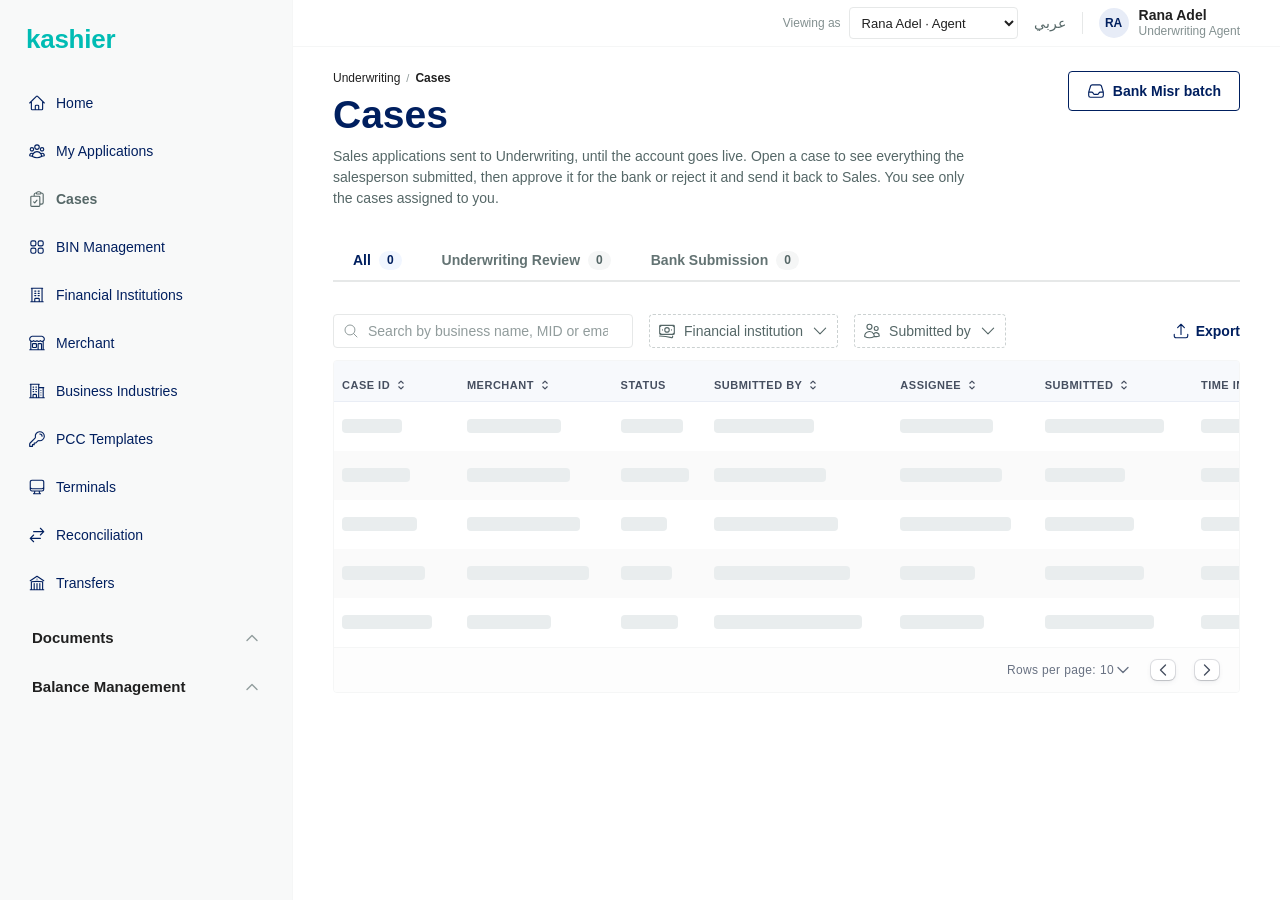
<file: index.html>
<!DOCTYPE html>
<html lang="en"><head><meta charset="UTF-8"><meta http-equiv="refresh" content="0; url=cases.html"><title>Kashier Cases</title></head><body><a href="cases.html">Open the Cases prototype</a></body></html>
</file>
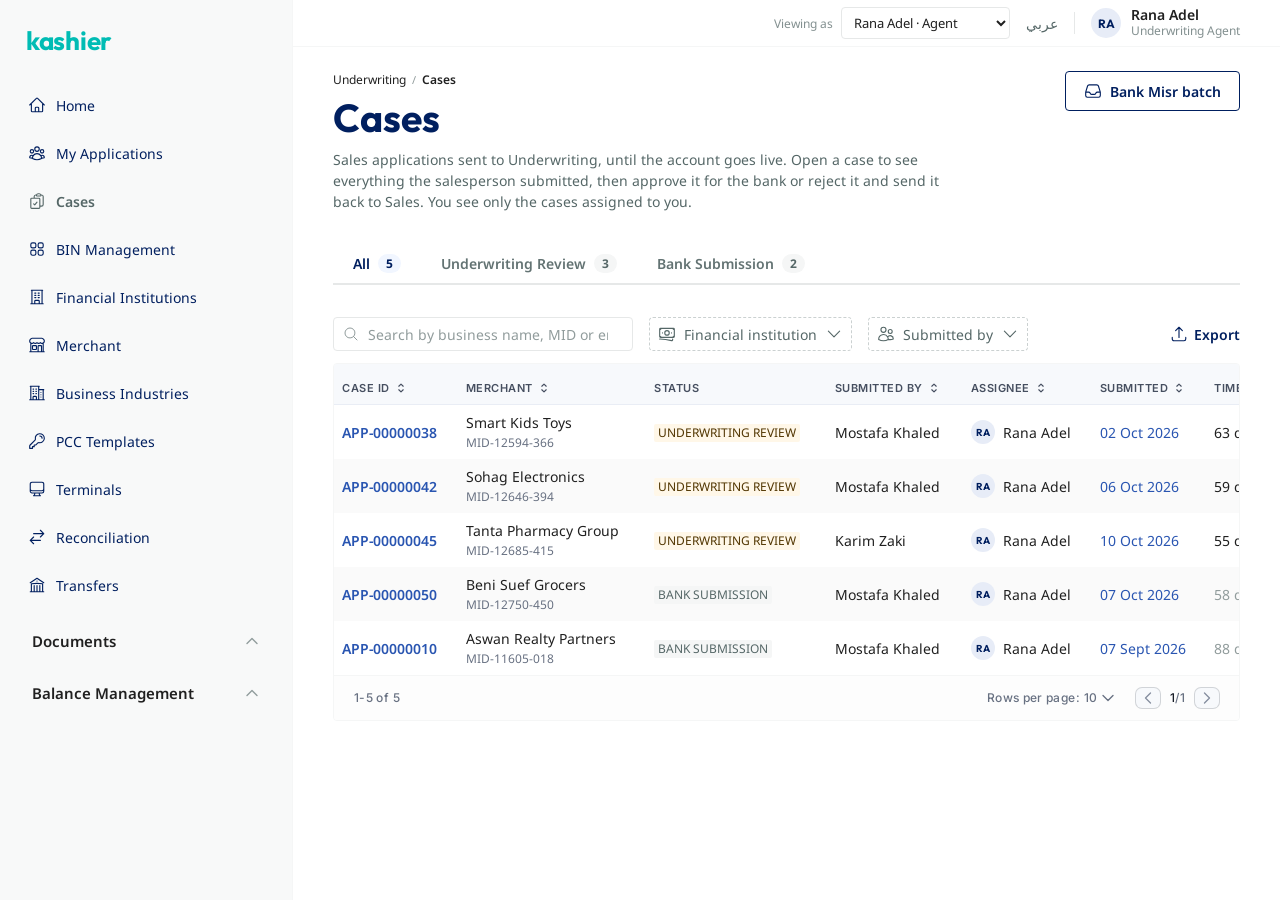
<file: cases.html>
<!DOCTYPE html>
<html lang="en">
<head>
<meta charset="UTF-8">
<meta name="viewport" content="width=device-width, initial-scale=1">
<title>Kashier | Cases</title>
<link rel="preconnect" href="https://fonts.googleapis.com">
<link rel="preconnect" href="https://fonts.gstatic.com" crossorigin>
<link href="https://fonts.googleapis.com/css2?family=Outfit:wght@400;500;600;700&family=Noto+Sans:wght@400;500;600;700&family=Inter:wght@500;600&display=swap" rel="stylesheet">
<link rel="stylesheet" href="cases.css">
</head>
<body>
  <div class="overlay" id="overlay"></div>
  <div id="shell-side"></div>

  <main class="main">
    <div class="topbar" id="shell-top"></div>

    <div class="content">
      <div class="page-head">
        <div>
          <div class="crumbs"><span>Underwriting</span><span class="sep">/</span><span class="cur">Cases</span></div>
          <h1>Cases</h1>
          <p class="sub" id="pageSub">Sales applications sent to Underwriting, until the account goes live. Open a case to see everything the salesperson submitted, then approve it for the bank or reject it and send it back to Sales.</p>
        </div>
        <div class="head-actions"><a class="btn btn-outline" id="bmLink" href="bm-batch.html" hidden></a></div>
      </div>

      <div class="tabs" id="statusTabs" role="tablist" aria-label="Case status"></div>

      <div class="list-block">
        <div class="filter-row" id="filterRow">
          <label class="fsearch"><svg class="hi-sm" viewBox="0 0 24 24" fill="none" stroke="currentColor" stroke-width="1.5" aria-hidden="true"><path stroke-linecap="round" stroke-linejoin="round" d="m21 21-5.197-5.197m0 0A7.5 7.5 0 1 0 5.196 5.196a7.5 7.5 0 0 0 10.607 10.607Z"/></svg><input type="search" id="topSearch" placeholder="Search by business name, MID or email" aria-label="Search by business name, MID or email"></label>
          <div class="fchip-wrap" id="fAssignee"></div>
          <div class="fchip-wrap" id="fBank"></div>
          <div class="fchip-wrap" id="fOwner"></div>
          <button class="text-btn filter-end" id="exportBtn" type="button"><svg class="hi-18" viewBox="0 0 24 24" fill="none" stroke="currentColor" stroke-width="1.5" aria-hidden="true"><path stroke-linecap="round" stroke-linejoin="round" d="M3 16.5v2.25A2.25 2.25 0 0 0 5.25 21h13.5A2.25 2.25 0 0 0 21 18.75V16.5m-13.5-9L12 3m0 0 4.5 4.5M12 3v13.5"/></svg> Export</button>
        </div>

        <div class="card">
          <div class="dt-wrap table-scroll">
            <table class="dt">
              <thead id="thead"></thead>
              <tbody id="tbody"></tbody>
            </table>
          </div>
          <div class="cards" id="cards" style="padding:12px"></div>
          <div class="empty" id="empty" hidden>
            <div class="ic" id="emptyIc"></div>
            <div class="t" id="emptyT">No cases match these filters</div>
            <div class="d" id="emptyD">Try another status tab or clear the filters.</div>
            <button class="btn btn-outline btn-sm" id="clearBtn" type="button">Clear filters</button>
          </div>
          <div class="pager" id="pager">
            <span class="cap count" id="pgCount"></span>
            <label class="cap rpp">Rows per page:
              <select id="rpp"><option>10</option><option>20</option><option>50</option></select><svg class="hi-sm" viewBox="0 0 24 24" fill="none" stroke="currentColor" stroke-width="2" aria-hidden="true"><path stroke-linecap="round" stroke-linejoin="round" d="m19.5 8.25-7.5 7.5-7.5-7.5"/></svg>
            </label>
            <div class="nav">
              <button class="pg-btn" id="pgPrev" type="button" aria-label="Previous page"><svg class="hi-sm" viewBox="0 0 24 24" fill="none" stroke="currentColor" stroke-width="2" aria-hidden="true"><path stroke-linecap="round" stroke-linejoin="round" d="M15.75 19.5 8.25 12l7.5-7.5"/></svg></button>
              <span class="cap frac" id="pgFrac"></span>
              <button class="pg-btn" id="pgNext" type="button" aria-label="Next page"><svg class="hi-sm" viewBox="0 0 24 24" fill="none" stroke="currentColor" stroke-width="2" aria-hidden="true"><path stroke-linecap="round" stroke-linejoin="round" d="m8.25 4.5 7.5 7.5-7.5 7.5"/></svg></button>
            </div>
          </div>
        </div>
      </div>
    </div>
  </main>

<script src="rate-decisions.js"></script>
<script src="cases-core.js"></script>
<script src="bm-export.js"></script>
<script>
  const C = Cases, esc = C.esc, $ = id => document.getElementById(id);
  C.mountShell({ search: false });
  // Bank Misr takes its cases as one batch a day; the link shows only where the bank's sheets are available.
  const showBm = () => { const l = $('bmLink'); l.innerHTML = C.icon('inbox') + 'Bank Misr batch'; l.hidden = !BMExport.available() || (!!S.bank && S.bank !== BMExport.BM); };
  window.addEventListener('bm-ready', showBm);

  const TABS = [['all', 'All'], ['submitted', 'Underwriting Review'], ['pending-configurations', 'Bank Submission']];
  const S = { tab: 'all', q: '', assignee: '', bank: '', owner: '', page: 1, per: 10, sort: null, loading: true };
  let CASES = [];

  const COLS = [
    { k: 'no', h: 'Case ID', sort: true }, { k: 'biz', h: 'Merchant', sort: true }, { k: 'status', h: 'Status' }, { k: 'owner', h: 'Submitted by', sort: true }, { k: 'assignee', h: 'Assignee', sort: true }, { k: 'since', h: 'Submitted', sort: true }, { k: 'age', h: 'Time in stage' }, { k: 'go', h: '' },
  ];
  const sortVal = (c, k) => ({ no: c.no, biz: c.app.biz.toLowerCase(), owner: c.app.actor, assignee: c.assignee || '~', since: new Date(c.since).getTime() })[k];

  /* The financial institutions a case's services go to. */
  const banksOf = c => [...new Set([].concat.apply([], (c.app.summary.serviceConfigs || []).map(sc => (sc.configs || []).map(x => x.bank))).filter(Boolean))];
  function filtered(ignoreTab) {
    const q = S.q.trim().toLowerCase();
    return CASES.filter(c => {
      if (!ignoreTab && S.tab !== 'all' && c.status !== S.tab) return false;
      if (S.assignee === '__me' && c.assignee !== C.user().name) return false;
      if (S.assignee === '__none' && c.assignee) return false;
      if (S.assignee && !S.assignee.startsWith('__') && c.assignee !== S.assignee) return false;
      if (S.bank && banksOf(c).indexOf(S.bank) === -1) return false;
      if (S.owner && c.app.actor !== S.owner) return false;
      if (q && ![c.app.biz, c.mid, c.app.summary.email].some(v => String(v || '').toLowerCase().includes(q))) return false;
      return true;
    });
  }

  function renderTabs() {
    $('statusTabs').innerHTML = TABS.map(([k, label]) => {
      const n = k === 'all' ? filtered(true).length : filtered(true).filter(c => c.status === k).length;
      return `<button class="tab-btn ${S.tab === k ? 'active' : ''}" role="tab" aria-selected="${S.tab === k}" data-tab="${k}">${esc(label)} <span class="tab-count">${n}</span></button>`;
    }).join('');
  }

  /* FilterChip: dashed = empty, solid + value = applied. Opens a one-choice menu. */
  function chip(host, iconName, label, options, key) {
    const cur = options.find(o => o[0] === S[key]);
    host.innerHTML = `<button type="button" class="fchip ${cur ? 'filled' : ''}" aria-haspopup="listbox" aria-expanded="false">${C.icon(iconName)}<span>${esc(label)}${cur ? `: <b>${esc(cur[1])}</b>` : ''}</span>${C.icon('down')}</button>`;
    const btn = host.firstElementChild;
    btn.addEventListener('click', e => {
      e.stopPropagation();
      const was = host.querySelector('.menu');
      closeMenus();
      if (was) return;
      btn.setAttribute('aria-expanded', 'true');
      const m = document.createElement('div'); m.className = 'menu'; m.setAttribute('role', 'listbox');
      m.innerHTML = [['', 'All']].concat(options).map(o => `<button type="button" role="option" class="${S[key] === o[0] ? 'sel' : ''}" data-v="${esc(o[0])}">${esc(o[1])}${S[key] === o[0] ? C.icon('check', 'hi-sm', 2) : ''}</button>`).join('');
      m.addEventListener('click', ev => { const b = ev.target.closest('[data-v]'); if (!b) return; S[key] = b.dataset.v; S.page = 1; render(); });
      host.appendChild(m);
    });
  }
  function closeMenus() { document.querySelectorAll('.menu').forEach(m => { m.parentNode.querySelector('.fchip').setAttribute('aria-expanded', 'false'); m.remove(); }); }
  document.addEventListener('click', closeMenus);

  function renderFilters() {
    const uniq = f => [...new Set(CASES.map(f))].filter(Boolean).sort();
    $('fAssignee').hidden = !C.user().canReassign;     // agents only ever see their own cases
    if (C.user().canReassign) chip($('fAssignee'), 'user', 'Assignee', (C.TEAM.indexOf(C.user().name) !== -1 ? [['__me', 'Me']] : []).concat(C.TEAM.filter(n => n !== C.user().name).map(n => [n, n])), 'assignee');
    chip($('fBank'), 'cash', 'Financial institution', [...new Set([].concat.apply([], CASES.map(banksOf)))].sort().map(i => [i, i]), 'bank');
    chip($('fOwner'), 'users', 'Submitted by', uniq(c => c.app.actor).map(i => [i, i]), 'owner');
  }

  function rowHTML(c) {
    const href = 'case-details.html?app=' + encodeURIComponent(c.app.id);
    return `<tr tabindex="0" data-href="${href}">
      <td><div class="two"><span class="idc">${esc(c.no)}</span>${c.resubmission ? `<span class="s">Resubmission of ${esc(c.resubmission)}</span>` : ''}</div></td>
      <td><div class="two"><span class="p"><span class="t">${esc(c.app.biz)}</span></span><span class="s">${esc(c.mid || 'MID pending')}</span></div></td>
      <td>${C.chip(c.status)}</td>
      <td>${esc(c.app.actor)}</td>
      <td>${c.assignee ? `<span class="assignee"><span class="avatar">${esc(C.initials(c.assignee))}</span>${esc(c.assignee)}</span>` : (c.status === 'submitted' ? '<span class="unassigned">Unassigned</span>' : '<span class="muted">—</span>')}</td>
      <td><span class="datec">${C.fmtDate(c.since)}</span></td>
      <td>${c.status === 'submitted' ? esc(C.ageOf(c.since)) : `<span class="muted">${esc(C.ageOf(c.since))}</span>`}</td>
      <td class="cell-end"><span class="row-open" aria-hidden="true">${C.icon('right', 'hi-sm', 2)}</span></td></tr>`;
  }
  function cardHTML(c) {
    const href = 'case-details.html?app=' + encodeURIComponent(c.app.id);
    return `<button class="rcard" type="button" data-href="${href}">
      <div class="top"><div class="two"><span class="p"><span class="t" style="font-weight:600">${esc(c.app.biz)}</span></span><span class="s">${esc(c.no)} · ${esc(c.mid || 'MID pending')}</span></div>${C.chip(c.status)}</div>
      <div class="meta"><div><div class="k">Submitted by</div><div class="v">${esc(c.app.actor)}</div></div>
        <div><div class="k">Assignee</div><div class="v">${esc(c.assignee || 'Unassigned')}</div></div>
        <div><div class="k">Submitted</div><div class="v">${C.fmtDate(c.since)}</div></div>
        <div><div class="k">Time in stage</div><div class="v">${esc(C.ageOf(c.since))}</div></div></div></button>`;
  }

  function renderHead() {
    $('thead').innerHTML = '<tr>' + COLS.map(c => {
      if (!c.sort) return `<th>${esc(c.h)}</th>`;
      const on = !!S.sort && S.sort.key === c.k;
      return `<th class="sortable ${on ? 'on' : ''}" aria-sort="${on ? (S.sort.dir === 'asc' ? 'ascending' : 'descending') : 'none'}"><button type="button" data-sort="${c.k}">${esc(c.h)}${C.icon(on ? (S.sort.dir === 'asc' ? 'up' : 'down') : 'updown', 'hi-xs', 2)}</button></th>`;
    }).join('') + '</tr>';
  }

  function render() {
    closeMenus(); showBm();
    renderTabs(); renderFilters(); renderHead();
    $('rpp').value = S.per;
    if (S.loading) {
      $('tbody').innerHTML = Array.from({ length: 5 }, (_, r) => `<tr>${COLS.map((_, c) => `<td><div class="skel" style="width:${55 + ((r * 7 + c * 13) % 35)}%"></div></td>`).join('')}</tr>`).join('');
      $('cards').innerHTML = Array.from({ length: 3 }, () => '<div class="rcard"><div class="skel" style="width:60%"></div><div class="skel" style="width:90%"></div></div>').join('');
      $('empty').hidden = true; return;
    }
    let rows = filtered();
    // Default order: what needs a decision first (oldest waiting on top), then the rest, newest first.
    const rank = { submitted: 0, 'pending-configurations': 1, rejected: 2, live: 3 };
    if (!S.sort) rows = rows.slice().sort((a, b) => (rank[a.status] - rank[b.status]) || (a.status === 'submitted' ? 1 : -1) * (new Date(a.since) - new Date(b.since)));
    else rows = rows.slice().sort((a, b) => { const x = sortVal(a, S.sort.key), y = sortVal(b, S.sort.key); return (x > y ? 1 : x < y ? -1 : 0) * (S.sort.dir === 'asc' ? 1 : -1); });
    const pages = Math.max(1, Math.ceil(rows.length / S.per));
    if (S.page > pages) S.page = pages;
    const start = (S.page - 1) * S.per, page = rows.slice(start, start + S.per);
    $('tbody').innerHTML = page.map(rowHTML).join('');
    $('cards').innerHTML = page.map(cardHTML).join('');
    const none = rows.length === 0, anyFilter = S.q || S.assignee || S.bank || S.owner;
    $('empty').hidden = !none;
    document.querySelector('.dt-wrap').style.display = none ? 'none' : '';
    $('cards').style.display = none ? 'none' : '';
    $('pager').hidden = none;
    if (none) {
      $('emptyIc').innerHTML = C.icon(CASES.length ? 'search' : 'inbox', 'hi-lg', 1.5);
      $('emptyT').textContent = CASES.length ? 'No cases match these filters' : 'No cases yet';
      $('emptyD').textContent = CASES.length ? 'Try another status tab or clear the filters.' : 'A case opens here once a salesperson submits an application and every rate is approved.';
      $('clearBtn').hidden = !(anyFilter || S.tab !== 'all');
    }
    $('pgCount').textContent = `${rows.length ? start + 1 : 0}-${Math.min(start + S.per, rows.length)} of ${rows.length}`;
    $('pgFrac').innerHTML = `<b>${S.page}</b>/${pages}`;
    $('pgPrev').disabled = S.page <= 1; $('pgNext').disabled = S.page >= pages;
  }

  document.addEventListener('click', e => {
    const t = e.target.closest('[data-tab]'); if (t) { S.tab = t.dataset.tab; S.page = 1; render(); return; }
    const s = e.target.closest('[data-sort]');
    if (s) { const k = s.dataset.sort; S.sort = S.sort && S.sort.key === k ? (S.sort.dir === 'asc' ? { key: k, dir: 'desc' } : null) : { key: k, dir: 'asc' }; render(); return; }
    const r = e.target.closest('[data-href]'); if (r) location.href = r.dataset.href;
  });
  document.addEventListener('keydown', e => { if (e.key === 'Enter') { const r = e.target.closest && e.target.closest('tr[data-href]'); if (r) location.href = r.dataset.href; } });
  $('topSearch').addEventListener('input', e => { S.q = e.target.value; S.page = 1; render(); });
  $('rpp').addEventListener('change', e => { S.per = Number(e.target.value); S.page = 1; render(); });
  $('pgPrev').addEventListener('click', () => { S.page--; render(); });
  $('pgNext').addEventListener('click', () => { S.page++; render(); });
  $('clearBtn').addEventListener('click', () => { S.tab = 'all'; S.q = ''; S.assignee = S.bank = S.owner = ''; $('topSearch').value = ''; S.page = 1; render(); });
  $('exportBtn').addEventListener('click', () => {
    const rows = filtered(), q = v => '"' + String(v == null ? '' : v).replace(/"/g, '""') + '"';
    const csv = [['Case ID', 'Merchant', 'MID', 'Status', 'Submitted by', 'Assignee', 'Submitted']].concat(rows.map(c =>
      [c.no, c.app.biz, c.mid, C.STATUS[c.status].label, c.app.actor, c.assignee, c.since.slice(0, 10)])).map(r => r.map(q).join(',')).join('\n');
    const a = document.createElement('a'); a.href = URL.createObjectURL(new Blob([csv], { type: 'text/csv' })); a.download = 'cases.csv'; a.click();
    C.toast(`Exported ${rows.length} case${rows.length === 1 ? '' : 's'}.`);
  });

  { const q = new URLSearchParams(location.search).get('q'); if (q) { S.q = q; $('topSearch').value = q; } }
  { const m = new URLSearchParams(location.search).get('msg'); if (m) { C.toast(m); history.replaceState(null, '', 'cases.html'); } }
  $('pageSub').textContent += C.user().canReassign ? ' You see every case and can reassign them.' : ' You see only the cases assigned to you.';
  render();                                   // skeleton first, then the data
  setTimeout(() => { CASES = C.all(); S.loading = false; render(); }, 250);
</script>
</body>
</html>
</file>
<file: cases.css>
/* Cases module — shared styles for cases.html and case-details.html.
   Tokens and components follow the Kashier styleguide (v0.15). The shell (232px sidebar,
   sticky topbar) matches the other portal pages so moving between modules feels the same. */
:root {
  color-scheme: light;
  --primary: #001F5F; --primary-hover: #103788; --ocean-10: #F1F6FF; --ocean-07: #C0D5FF; --ocean-20: #DCE8FF;
  --link: #2955B1; --accent: #00BCB4; --accent-10: #EAFFFE;
  --destructive: #A50017; --destructive-hover: #830012; --destructive-bg: #FFEAED; --destructive-border: #FFBBC4;
  --success: #4AAB4E; --success-80: #388E3B; --success-bg: #F3FFF4; --success-border: #AEFFB2; --success-text: #1A541D; --success-chip: #D1FFD3;
  --warning: #FBAF1F; --warning-bg: #FFF7E8; --warning-border: #FFD484; --warning-text: #513500;
  --foreground: #202020; --border: #E6E8E8; --border-subtle: #F5F6F6; --muted: #F5F6F6;
  --muted-foreground: #637373;
  --cadet-base: #556767; --cadet-02: #697979; --cadet-04: #839090; --cadet-05: #919C9C; --cadet-06: #B3BBBB; --cadet-07: #CBD1D1;
  --gray-500: #687182;
  --radius: 4px;
}
* { box-sizing: border-box; }
[hidden] { display: none !important; }
html { scroll-behavior: smooth; }
body { margin: 0; font-family: 'Noto Sans', Arial, sans-serif; background: #fff; color: var(--foreground);
  display: flex; font-size: 14px; min-height: 100vh; }
body.no-scroll { overflow: hidden; }
h1, h2, h3, h4 { font-family: 'Outfit', Arial, sans-serif; margin: 0; font-weight: 700; }
a { text-decoration: none; color: var(--link); }
button { font-family: inherit; }
:focus-visible { outline: none; box-shadow: 0 0 0 2px #fff, 0 0 0 4px var(--primary); }

.hi { width: 20px; height: 20px; flex-shrink: 0; }
.hi-18 { width: 18px; height: 18px; flex-shrink: 0; }
.hi-sm { width: 16px; height: 16px; flex-shrink: 0; }
.hi-xs { width: 14px; height: 14px; flex-shrink: 0; }
.hi-lg { width: 24px; height: 24px; flex-shrink: 0; }

/* ---------- Sidebar ---------- */
.sidebar { width: 293px; background: #F8F9F9; min-height: 100vh; padding: 24px 16px 20px; border-inline-end: 1px solid var(--border-subtle);
  position: sticky; top: 0; align-self: flex-start; max-height: 100vh; overflow-y: auto; flex-shrink: 0; z-index: 60; }
.brand { font-family: 'Outfit', sans-serif; font-weight: 700; font-size: 26px; color: var(--accent); padding: 0 10px; margin-bottom: 26px; letter-spacing: -.01em; }
/* Canonical nav item: 44px tall, 4px apart, 18px icon at stroke 1.5, primary text; active = cadet-base semibold */
.nav-link { display: flex; align-items: center; gap: 10px; height: 44px; padding: 0 12px; border-radius: 8px; color: var(--primary);
  font-size: 14px; margin-bottom: 4px; position: relative; }
.nav-link svg { color: currentColor; }
.nav-link.active { color: var(--cadet-base); font-weight: 600; }
.nav-link:hover { background: rgba(0,31,95,.06); }
.count-badge { margin-left: auto; font-size: 11px; font-weight: 700; color: var(--primary); background: var(--ocean-10); border-radius: 999px; padding: 1px 8px; }
.nav-link.active .count-badge { background: #fff; }
.nav-section { margin-top: 24px; }
.nav-section .section-head { display: flex; align-items: center; justify-content: space-between; margin-bottom: 8px; padding: 0 16px; color: var(--foreground);
  font-weight: 600; font-size: 15px; cursor: pointer; user-select: none; }
.nav-section .section-head svg { color: var(--cadet-05); transition: transform .2s ease; }
.nav-sub { display: flex; flex-direction: column; gap: 4px; overflow: hidden; }
.nav-sub a { display: flex; align-items: center; height: 44px; padding: 0 12px; border-radius: 8px; color: var(--primary); font-size: 14px; }
.nav-sub a:hover { background: rgba(0,31,95,.06); }
.overlay { display: none; position: fixed; inset: 0; background: rgba(16,24,40,.45); z-index: 55; }
.overlay.open { display: block; }

/* ---------- Main + topbar (search is the page's one search) ---------- */
.main { flex: 1; min-width: 0; display: flex; flex-direction: column; }
.topbar { display: flex; align-items: center; gap: 24px; padding: 0 40px; min-height: 47px; position: sticky; top: 0; background: #fff; z-index: 40;
  border-bottom: 1px solid var(--border-subtle); }
.hamburger { display: none; width: 40px; height: 40px; border: 1px solid var(--border); border-radius: var(--radius); background: #fff; color: var(--cadet-base);
  align-items: center; justify-content: center; cursor: pointer; flex-shrink: 0; }
.hamburger:hover { background: var(--muted); }
.top-search { position: relative; width: 370px; max-width: 100%; flex: 0 1 370px; }
.top-search svg { position: absolute; inset-inline-start: 16px; top: 50%; transform: translateY(-50%); color: var(--cadet-05); }
.top-search input { width: 100%; height: 40px; border: 1px solid var(--border); border-radius: 999px; background: #fff; padding: 0 16px 0 48px;
  font-family: inherit; font-size: 14px; color: var(--foreground); }
.top-search input::placeholder { color: var(--cadet-05); }
.top-search input:focus { outline: none; border-color: var(--primary); box-shadow: 0 0 0 3px rgba(0,31,95,.12); }
.topbar-right { display: flex; align-items: center; gap: 16px; margin-inline-start: auto; }
.lang { color: var(--cadet-base); font-size: 14px; cursor: pointer; background: none; border: none; padding: 0; }
.lang:hover { color: var(--primary); }
.divider { width: 1px; height: 22px; background: var(--border); }
.user { display: flex; align-items: center; gap: 10px; }
.avatar { width: 30px; height: 30px; background: #E7ECF7; color: var(--primary); border-radius: 50%; display: flex; align-items: center; justify-content: center;
  font-weight: 700; font-size: 12px; font-family: 'Outfit', sans-serif; flex-shrink: 0; }
.user .who { display: flex; flex-direction: column; line-height: 1.2; }
.user .name { font-weight: 600; font-size: 14px; }
.user .role { font-size: 12px; color: var(--cadet-04); }

/* ---------- Content + page header ---------- */
.content { padding: 24px 40px 60px; width: 100%; max-width: 1600px; display: flex; flex-direction: column; gap: 32px; }
.content.detail { max-width: 1305px; }
.crumbs { display: flex; align-items: center; gap: 6px; flex-wrap: wrap; font-size: 12px; margin-bottom: 8px; }
.crumbs .sep { color: var(--cadet-05); font-size: 11px; }
.crumbs .cur { color: var(--foreground); font-weight: 600; }
.page-head { display: flex; justify-content: space-between; align-items: flex-start; gap: 20px; flex-wrap: wrap; }
.page-head h1 { font-size: 39px; line-height: 1.15; color: var(--primary); }
.page-head .sub { font-size: 14px; color: var(--cadet-base); max-width: 640px; line-height: 1.5; margin: 8px 0 0; }
.head-actions { display: flex; align-items: center; gap: 12px; flex-wrap: wrap; }
.title-row { display: flex; align-items: center; gap: 12px; flex-wrap: wrap; }
.title-row .mid { color: var(--cadet-05); font-family: 'Outfit', sans-serif; font-weight: 600; font-size: 16px; }

/* ---------- Buttons ---------- */
.btn { display: inline-flex; align-items: center; justify-content: center; gap: 8px; font-size: 14px; font-weight: 600; border-radius: var(--radius);
  cursor: pointer; border: 1.5px solid transparent; padding: 0 18px; height: 40px; transition: background .12s ease, border-color .12s ease, color .12s ease; white-space: nowrap; }
.btn-primary { background: var(--primary); color: #fff; }
.btn-primary:hover { background: var(--primary-hover); }
.btn-primary:active { background: var(--primary-hover); transform: translateY(1px); }
.btn-outline { background: #fff; color: var(--primary); border-color: var(--primary); }
.btn-outline:hover { background: var(--ocean-10); }
.btn-outline:active { background: var(--ocean-20); }
.btn-ghost { background: transparent; color: var(--primary); }
.btn-ghost:hover { background: var(--ocean-10); }
.btn-success { background: var(--success); color: #fff; }
.btn-success:hover, .btn-success:active { background: var(--success-80); }
.btn-destructive { background: var(--destructive); color: #fff; }
.btn-destructive:hover, .btn-destructive:active { background: var(--destructive-hover); }
.btn-destructive-outline { background: #fff; color: var(--destructive); border-color: var(--destructive); }
.btn-destructive-outline:hover, .btn-destructive-outline:active { background: var(--destructive-bg); }
.btn-sm { height: 32px; padding: 0 12px; font-size: 12px; }
.btn:disabled { opacity: .45; cursor: not-allowed; pointer-events: none; }
.icon-btn { width: 32px; height: 32px; border-radius: var(--radius); border: none; background: transparent; color: var(--foreground); display: inline-flex; align-items: center; justify-content: center; cursor: pointer; }
.icon-btn:hover, .icon-btn:active { background: var(--muted); }
.link-btn { background: none; border: none; padding: 0; color: var(--link); font-size: 12px; font-weight: 600; cursor: pointer; }
.link-btn:hover { color: var(--primary-hover); text-decoration: underline; }
.text-btn { display: inline-flex; align-items: center; gap: 6px; background: none; border: none; padding: 0; color: var(--primary); font-size: 14px; font-weight: 600; cursor: pointer; }
.text-btn:hover { color: var(--primary-hover); }

/* ---------- StatusChip (radius 2, regular uppercase) ---------- */
.chip { display: inline-flex; align-items: center; justify-content: center; padding: 2px 4px; border-radius: 2px; font-size: 12px; font-weight: 400; text-transform: uppercase; line-height: 1.2; white-space: nowrap; }
.chip.positive { background: var(--success-chip); color: var(--success-text); }
.chip.negative { background: var(--destructive-bg); color: var(--destructive); }
.chip.neutral { background: var(--muted); color: var(--cadet-base); }
.chip.warning { background: var(--warning-bg); color: var(--warning-text); }

/* ---------- KPI bar: one outer border, 1px dividers ---------- */
.kpis { display: grid; grid-template-columns: repeat(2, 1fr); gap: 1px; border-radius: var(--radius); overflow: hidden; border: 1px solid var(--border-subtle); background: var(--border-subtle); }
.kpi { background: #fff; display: flex; flex-direction: column; gap: 8px; padding: 16px; min-width: 0; }
.kpi .lbl { font-size: 14px; color: var(--cadet-base); text-transform: uppercase; line-height: 1.2; }
.kpi .val { font-family: 'Outfit', sans-serif; font-weight: 700; font-size: 25px; line-height: 1.2; color: var(--foreground); word-break: break-word; }
.kpi .desc { font-size: 12px; color: var(--cadet-06); line-height: 1.2; }
.kpi .val-wrap { display: flex; flex-direction: column; }
@media (min-width: 768px) { .kpis { display: flex; } .kpi { flex: 1; } .kpi .val { font-size: 31px; } }

/* ---------- Tabs (underline) ---------- */
.tabs { display: flex; border-bottom: 2px solid var(--border); overflow-x: auto; scrollbar-width: none; }
.tabs::-webkit-scrollbar { display: none; }
.tab-btn { display: flex; align-items: center; gap: 8px; padding: 10px 20px; font-size: 14px; font-weight: 600; color: var(--muted-foreground); background: none; border: none;
  border-bottom: 2px solid transparent; margin-bottom: -2px; cursor: pointer; white-space: nowrap; }
.tab-btn:hover { color: var(--foreground); }
.tab-btn.active { color: var(--primary); border-bottom-color: var(--primary); }
.tab-count { background: var(--muted); color: var(--cadet-base); font-size: 12px; font-weight: 700; border-radius: 999px; padding: 0 8px; line-height: 1.6; }
.tab-btn.active .tab-count { background: var(--ocean-10); color: var(--primary); }
.tab-dot { width: 8px; height: 8px; border-radius: 50%; flex-shrink: 0; }
.tab-dot.ok { background: var(--success); } .tab-dot.flag { background: var(--destructive); }

/* ---------- Filter row: chips own the table below (12px) ---------- */
.list-block { display: flex; flex-direction: column; gap: 12px; }
.filter-row { display: flex; align-items: center; gap: 16px; flex-wrap: wrap; }
.fchip-wrap { position: relative; }
.fchip { display: inline-flex; align-items: center; gap: 8px; height: 34px; padding: 8px; border-radius: var(--radius); background: #fff; font-size: 14px; cursor: pointer;
  border: 1px dashed var(--cadet-07); color: var(--cadet-base); }
.fchip:hover { border-color: var(--cadet-05); }
.fchip.filled { border-style: solid; color: var(--foreground); }
.fchip.filled b { font-weight: 600; }
.menu { position: absolute; top: calc(100% + 4px); inset-inline-start: 0; z-index: 30; min-width: 200px; max-height: 280px; overflow-y: auto; background: #fff; border: 1px solid var(--border);
  border-radius: var(--radius); box-shadow: 0 10px 30px rgba(16,24,40,.14); padding: 4px; }
.menu button { display: flex; align-items: center; justify-content: space-between; gap: 12px; width: 100%; text-align: start; background: none; border: none; border-radius: var(--radius);
  padding: 8px 10px; font-size: 14px; color: var(--foreground); cursor: pointer; }
.menu button:hover { background: var(--ocean-10); }
.menu button.sel { color: var(--primary); font-weight: 600; }
.filter-end { margin-inline-start: auto; }

/* ---------- DataTable ---------- */
.card { background: #fff; border: 1px solid var(--border-subtle); border-radius: var(--radius); overflow: hidden; }
.table-scroll { overflow-x: auto; }
table.dt { width: 100%; border-collapse: collapse; min-width: 1040px; }
.dt thead th { height: 40px; padding: 16px 8px 8px; border-bottom: 1px solid #E9EDF5; background: #F7F9FC; font-family: Inter, 'Noto Sans', sans-serif; font-size: 11px; font-weight: 600;
  color: #464F60; text-transform: uppercase; letter-spacing: .5px; line-height: 16px; white-space: nowrap; text-align: start; vertical-align: bottom; }
.dt thead th.sortable button { all: unset; cursor: pointer; display: inline-flex; align-items: center; gap: 4px; text-transform: uppercase; }
.dt thead th.sortable button:hover, .dt thead th.sortable.on button { color: var(--primary); }
.dt tbody td { height: 49px; padding: 8px; font-size: 14px; color: var(--foreground); vertical-align: middle; white-space: nowrap; }
.dt tbody tr:nth-child(even) { background: rgba(248,249,249,.75); }
.dt tbody tr { cursor: pointer; transition: background .12s; }
.dt tbody tr:hover, .dt tbody tr:active { background: var(--ocean-10); }
.dt tbody tr:focus-visible { outline: 2px solid var(--primary); outline-offset: -2px; }
.two { display: flex; flex-direction: column; gap: 2px; min-width: 0; }
.two .p { display: flex; align-items: center; gap: 8px; min-width: 0; }
.two .p span.t { overflow: hidden; text-overflow: ellipsis; }
.two .s { font-size: 12px; color: var(--gray-500); overflow: hidden; text-overflow: ellipsis; }
.idc { font-weight: 600; color: var(--link); }
.datec { color: var(--link); }
.muted { color: var(--cadet-05); }
.assignee { display: inline-flex; align-items: center; gap: 8px; }
.assignee .avatar { width: 24px; height: 24px; font-size: 10px; }
.unassigned { color: var(--cadet-05); }
td.cell-end, th.cell-end { text-align: end; }
.row-open { width: 32px; height: 32px; border-radius: var(--radius); border: 1px solid var(--border); background: #fff; display: inline-flex; align-items: center; justify-content: center; color: var(--cadet-base); }
.dt tbody tr:hover .row-open { border-color: var(--primary); color: var(--primary); }
.skel { height: 14px; border-radius: var(--radius); background: #E9EDEE; animation: pulse 1.2s ease-in-out infinite; }
@keyframes pulse { 50% { opacity: .5; } }

/* Mobile list (RecordCard-style) replaces the table below md */
.cards { display: none; flex-direction: column; gap: 12px; }
.rcard { background: #fff; border: 1px solid var(--border); border-radius: var(--radius); padding: 16px; display: flex; flex-direction: column; gap: 12px; text-align: start; cursor: pointer; width: 100%; font: inherit; color: inherit; }
.rcard:hover, .rcard:active { background: var(--ocean-10); border-color: var(--primary); }
.rcard .top { display: flex; justify-content: space-between; align-items: flex-start; gap: 12px; }
.rcard .meta { display: grid; grid-template-columns: 1fr 1fr; gap: 8px 16px; }
.rcard .meta .k { font-size: 12px; color: var(--cadet-base); }
.rcard .meta .v { font-size: 14px; font-weight: 600; }

/* ---------- Pagination (compact bar, no page numbers) ---------- */
.pager { display: flex; align-items: center; gap: 20px; padding: 12px 20px; border-top: 1px solid var(--border-subtle); background: #FDFDFD; min-height: 44px; flex-wrap: wrap; }
.pager .cap { font-family: Inter, 'Noto Sans', sans-serif; font-size: 12px; font-weight: 500; line-height: 18px; letter-spacing: .36px; color: var(--gray-500); white-space: nowrap; }
.pager .count { flex: 1; min-width: 0; }
.pager select { appearance: none; background: transparent; border: 0; font: inherit; color: var(--gray-500); padding-inline-end: 16px; cursor: pointer; letter-spacing: inherit; }
.pager .rpp { position: relative; display: inline-flex; align-items: center; gap: 4px; }
.pager .rpp svg { position: absolute; inset-inline-end: 0; pointer-events: none; color: var(--gray-500); }
.pager .nav { display: flex; align-items: center; gap: 10px; }
.pg-btn { display: inline-flex; align-items: center; justify-content: center; padding: 2px 4px; border-radius: 6px; border: none; color: #464F60; cursor: pointer; background: #fff;
  box-shadow: 0 1px 1px rgba(0,0,0,.1), 0 0 0 1px rgba(70,79,96,.16), 0 2px 5px rgba(89,96,120,.1); }
.pg-btn:disabled { background: #F7F9FC; box-shadow: 0 0 0 1px rgba(70,79,96,.24); color: #868FA0; cursor: not-allowed; }
.pager .frac b { font-weight: 500; color: #171C26; }

/* ---------- Empty ---------- */
.empty { display: flex; flex-direction: column; align-items: center; justify-content: center; text-align: center; gap: 12px; padding: 56px 24px; }
.empty .ic { width: 48px; height: 48px; border-radius: 50%; background: var(--muted); display: flex; align-items: center; justify-content: center; color: var(--muted-foreground); }
.empty .t { font-size: 16px; font-weight: 600; }
.empty .d { font-size: 14px; color: var(--muted-foreground); max-width: 380px; }

/* ---------- Alert ---------- */
.alert { display: flex; gap: 8px; padding: 12px; border: 1px solid; border-radius: 5px; }
.alert .at { display: flex; flex-direction: column; gap: 5px; padding-top: 2px; min-width: 0; font-size: 14px; line-height: 1.3; }
.alert .at b { font-weight: 700; }
.alert.error { background: var(--destructive-bg); border-color: var(--destructive-border); color: var(--destructive); }
.alert.success { background: var(--success-bg); border-color: var(--success-border); color: var(--success-text); }
.alert.warning { background: var(--warning-bg); border-color: var(--warning-border); color: var(--warning-text); }
.alert.info { background: var(--ocean-10); border-color: var(--ocean-07); color: var(--primary); }

/* ---------- Detail layout ---------- */
.grid { display: grid; grid-template-columns: 1fr; gap: 24px; align-items: start; }
@media (min-width: 1024px) { .grid { grid-template-columns: minmax(0, 2fr) minmax(0, 1fr); } }
.stack { display: flex; flex-direction: column; gap: 24px; min-width: 0; }
.panel { padding: 24px; display: flex; flex-direction: column; gap: 24px; }
.sec-title { font-size: 20px; color: var(--foreground); }
.sec-sub { margin: -16px 0 0; font-size: 14px; color: var(--cadet-base); }
.card-head { padding: 16px; border-bottom: 1px solid var(--border-subtle); display: flex; align-items: center; justify-content: space-between; gap: 12px; }
.card-head h3 { font-size: 18px; font-weight: 600; font-family: 'Noto Sans', sans-serif; color: var(--cadet-base); }
.card-body { padding: 16px; display: flex; flex-direction: column; gap: 16px; }
.kv-grid { display: grid; grid-template-columns: repeat(2, minmax(0, 1fr)); gap: 16px 24px; }
.kv .k { font-size: 12px; color: var(--cadet-base); margin-bottom: 4px; }
.kv .v { font-size: 14px; font-weight: 600; overflow-wrap: anywhere; }
.crow { display: flex; justify-content: space-between; align-items: center; gap: 16px; padding: 6px 0; font-size: 16px; }
.crow .k { color: var(--cadet-base); font-size: 14px; flex-shrink: 0; }
.crow .v { font-weight: 600; text-align: end; min-width: 0; overflow-wrap: anywhere; }
.hr { border: 0; border-top: 1px solid var(--border-subtle); margin: 0; }
.sub-h { font-size: 16px; font-family: 'Noto Sans', sans-serif; font-weight: 700; padding-bottom: 8px; border-bottom: 1px solid var(--border-subtle); }
@media (max-width: 640px) { .kv-grid { grid-template-columns: 1fr; } }

/* Review rows (documents, sections) */
.rrow { border: 1px solid var(--border); border-radius: var(--radius); display: flex; flex-direction: column; }
.rrow.flag { border-color: var(--destructive-border); background: #fffafb; }
.rrow.ok { border-color: var(--success-border); }
.rrow-main { display: flex; align-items: center; gap: 12px; padding: 12px 16px; flex-wrap: wrap; }
.rrow-ic { width: 36px; height: 36px; border-radius: var(--radius); background: var(--ocean-10); color: var(--primary); display: flex; align-items: center; justify-content: center; flex-shrink: 0; }
.rrow-info { flex: 1; min-width: 160px; }
.rrow-info .n { font-weight: 600; }
.rrow-info .f { font-size: 12px; color: var(--cadet-05); }
.rrow-act { display: flex; align-items: center; gap: 8px; flex-wrap: wrap; }
.flagnote { padding: 8px 16px 12px; font-size: 13px; color: var(--destructive); display: flex; align-items: center; gap: 8px; justify-content: space-between; flex-wrap: wrap; }
.flagform { padding: 0 16px 12px; display: flex; gap: 8px; flex-wrap: wrap; }
.flagform input { flex: 1; min-width: 200px; }
.review-bar { display: flex; align-items: center; justify-content: space-between; gap: 12px; flex-wrap: wrap; border-top: 1px solid var(--border-subtle); padding-top: 16px; }
.review-bar .st { display: flex; align-items: center; gap: 8px; font-size: 14px; font-weight: 600; }

.cfg-card { border: 1px solid var(--border); border-radius: var(--radius); }
.cfg-head { padding: 12px 16px; border-bottom: 1px solid var(--border-subtle); font-weight: 700; }
.cfg-rows { display: grid; grid-template-columns: 1fr 1fr; gap: 12px; padding: 12px 16px; }
.cfg-rates { padding: 0 16px 8px; }
.cfg-rate { display: grid; grid-template-columns: minmax(0, 2fr) minmax(0, 1fr) minmax(0, 1fr); gap: 12px; align-items: center; padding: 10px 0; border-top: 1px solid var(--border-subtle); font-size: 14px; }
.cfg-rate .std { display: block; font-size: 12px; color: var(--cadet-05); }
.cfg-rate .pct { font-weight: 700; font-family: 'Outfit', sans-serif; }
.cfg-foot { padding: 8px 16px 12px; font-size: 12px; color: var(--cadet-05); }
@media (max-width: 640px) { .cfg-rate { grid-template-columns: 1fr; gap: 4px; } .cfg-rows { grid-template-columns: 1fr; } }

.pv { margin-top: 4px; padding: 12px 16px; border-top: 1px solid var(--border-subtle); display: flex; justify-content: space-between; align-items: center; gap: 12px; flex-wrap: wrap; font-size: 13px; }
.pv .pv-text { min-width: 0; flex: 1; color: var(--cadet-base); }

/* Checklist (aside) */
.cl { display: flex; flex-direction: column; }
.cl button { display: flex; align-items: center; gap: 10px; width: 100%; text-align: start; background: none; border: none; padding: 10px 0; font-size: 14px; cursor: pointer; color: var(--foreground); border-top: 1px solid var(--border-subtle); }
.cl button:first-child { border-top: none; }
.cl button:hover { color: var(--primary); }
.cl .st { margin-inline-start: auto; font-size: 12px; color: var(--cadet-05); white-space: nowrap; }
.cl .st.ok { color: var(--success-text); font-weight: 600; } .cl .st.flag { color: var(--destructive); font-weight: 600; }
.ckdot { width: 20px; height: 20px; border-radius: 50%; border: 1.5px solid var(--cadet-06); display: flex; align-items: center; justify-content: center; flex-shrink: 0; color: #fff; }
.ckdot.ok { background: var(--success); border-color: var(--success); } .ckdot.flag { background: var(--destructive); border-color: var(--destructive); }
.progress { height: 6px; border-radius: 999px; background: var(--muted); overflow: hidden; }
.progress > i { display: block; height: 100%; background: var(--success); border-radius: 999px; transition: width .2s; }

/* Notes + activity */
.note { padding: 12px; background: var(--muted); border-radius: var(--radius); font-size: 14px; display: flex; flex-direction: column; gap: 4px; }
.note .m { font-size: 12px; color: var(--cadet-05); }
.log-item { display: flex; gap: 12px; padding-bottom: 16px; }
.log-dot { width: 10px; height: 10px; border-radius: 50%; background: var(--cadet-06); margin-top: 6px; flex-shrink: 0; position: relative; }
.log-item:not(:last-child) .log-dot::after { content: ''; position: absolute; top: 14px; left: 4px; width: 2px; height: calc(100% + 22px); background: var(--border-subtle); }
.log-item.good .log-dot { background: var(--success); } .log-item.bad .log-dot { background: var(--destructive); }
.log-text { font-size: 14px; } .log-meta { font-size: 12px; color: var(--cadet-05); margin-top: 2px; }

/* ---------- Form controls ---------- */
.field { display: flex; flex-direction: column; gap: 6px; }
.field > label, .field > .lab { font-size: 12px; font-weight: 600; color: var(--cadet-base); }
.input, .textarea, .select { width: 100%; border: 1.5px solid var(--border); border-radius: var(--radius); background: #fff; font-family: inherit; font-size: 14px; color: var(--foreground); color-scheme: light; }
.input, .select { height: 40px; padding: 0 12px; }
.input.sm { height: 32px; font-size: 13px; }
.textarea { padding: 10px 12px; min-height: 88px; resize: vertical; }
.input:focus, .textarea:focus, .select:focus { outline: none; border-color: var(--primary); box-shadow: 0 0 0 3px rgba(0,31,95,.12); }
.invalid { border-color: var(--destructive) !important; }
.err { color: var(--destructive); font-size: 12px; }
.check { display: flex; gap: 10px; align-items: flex-start; font-size: 14px; cursor: pointer; }

.pick { border: 1px solid var(--border); border-radius: var(--radius); }
.pick.on { border-color: var(--primary); }
.pick > label { display: flex; align-items: center; gap: 10px; padding: 10px 12px; cursor: pointer; font-size: 14px; }
.pick > label small { margin-inline-start: auto; color: var(--cadet-05); font-size: 12px; }
.pick > .why { padding: 0 12px 12px; }

/* ---------- Drawer + modal ---------- */
.scrim { position: fixed; inset: 0; background: rgba(0,0,0,.4); z-index: 80; opacity: 0; pointer-events: none; transition: opacity .2s; }
.scrim.open { opacity: 1; pointer-events: auto; }
.drawer { position: fixed; z-index: 90; background: #fff; display: flex; flex-direction: column; outline: none; box-shadow: 0 10px 30px rgba(16,24,40,.2);
  inset-inline: 0; bottom: 0; max-height: 90vh; border-radius: 12px 12px 0 0; transform: translateY(100%); transition: transform .2s ease-out; visibility: hidden; }
.drawer.open { transform: none; visibility: visible; }
.drawer .handle { width: 36px; height: 4px; border-radius: 999px; background: var(--border); margin: 8px auto 0; flex-shrink: 0; }
.dr-head { display: flex; justify-content: space-between; align-items: flex-start; gap: 16px; padding: 16px 24px; border-bottom: 1px solid var(--border-subtle); flex-shrink: 0; }
.dr-head h2 { font-family: 'Noto Sans', sans-serif; font-size: 16px; }
.dr-head p { margin: 4px 0 0; font-size: 12px; color: var(--muted-foreground); }
.dr-body { flex: 1; min-height: 0; overflow-y: auto; padding: 24px; display: flex; flex-direction: column; gap: 24px; }
.dr-foot { flex-shrink: 0; border-top: 1px solid var(--border-subtle); padding: 16px 24px; display: flex; gap: 12px; }
.dr-foot .btn { flex: 1; }
@media (min-width: 768px) {
  .drawer { inset-block: 0; inset-inline: auto; inset-inline-end: 0; bottom: 0; width: 100%; max-width: 480px; max-height: none; border-radius: 0; transform: translateX(100%); }
  html[dir=rtl] .drawer { transform: translateX(-100%); }
  .drawer.open { transform: none; }
  .drawer .handle { display: none; }
  .drawer.lg { max-width: 620px; }
}
.modal-wrap { position: fixed; inset: 0; z-index: 100; display: none; align-items: center; justify-content: center; padding: 16px; background: rgba(0,0,0,.3); }
.modal-wrap.open { display: flex; }
.modal { width: min(576px, 100%); background: #fff; border-radius: var(--radius); box-shadow: 0 20px 50px rgba(16,24,40,.25); padding: 24px; display: flex; flex-direction: column; gap: 20px; max-height: 90vh; overflow-y: auto; outline: none; }
.modal h2 { font-family: 'Noto Sans', sans-serif; font-size: 16px; }
.modal .md { font-size: 14px; color: var(--cadet-base); margin: 4px 0 0; line-height: 1.5; }
.modal .panelbox { background: rgba(245,246,246,.6); border-radius: var(--radius); padding: 16px; display: flex; flex-direction: column; gap: 12px; }
.modal ul { margin: 0; padding-inline-start: 18px; font-size: 14px; display: flex; flex-direction: column; gap: 4px; }
.modal-foot { display: flex; justify-content: flex-end; gap: 10px; flex-wrap: wrap; }

.toast { position: fixed; bottom: 24px; left: 50%; transform: translateX(-50%) translateY(8px); background: var(--foreground); color: #fff; font-size: 14px; font-weight: 600;
  padding: 12px 20px; border-radius: var(--radius); box-shadow: 0 4px 16px rgba(0,0,0,.2); opacity: 0; pointer-events: none; transition: opacity .18s ease, transform .18s ease; z-index: 120; max-width: calc(100vw - 32px); }
.toast.show { opacity: 1; transform: translateX(-50%) translateY(0); }

/* ---------- Responsive shell ---------- */
@media (max-width: 1023px) {
  .sidebar { position: fixed; top: 0; left: 0; height: 100vh; transform: translateX(-100%); transition: transform .22s ease; box-shadow: 0 10px 40px rgba(0,0,0,.18); }
  .sidebar.open { transform: none; }
  .hamburger { display: flex; }
  .page-head h1 { font-size: 31px; }
  .topbar { padding: 8px 24px; gap: 12px; }
  .content { padding: 20px 24px 60px; }
}
@media (max-width: 767px) {
  .dt-wrap { display: none; }
  .cards { display: flex; }
  .topbar { padding: 8px 16px; }
  .content { padding: 16px 16px 60px; gap: 24px; }
  .user .who, .lang, .topbar-right .divider { display: none; }
  .pager { gap: 12px; justify-content: space-between; }
  .pager .count { flex-basis: 100%; }
}
@media (max-width: 639px) { .page-head h1 { font-size: 24px; } .head-actions { width: 100%; } .head-actions .btn { flex: 1; } }
@media (prefers-reduced-motion: reduce) { .drawer, .scrim, .toast, .progress > i { transition: opacity .2s; } .drawer { transform: none; opacity: 0; } .drawer.open { opacity: 1; } }

/* Search sits at the start of the filter row, same 34px height as the chips */
.fsearch { position: relative; display: block; width: 300px; max-width: 100%; }
.fsearch svg { position: absolute; inset-inline-start: 10px; top: 50%; transform: translateY(-50%); color: var(--cadet-05); }
.fsearch input { width: 100%; height: 34px; border: 1px solid var(--border); border-radius: var(--radius); background: #fff; padding: 0 10px 0 34px; font-family: inherit; font-size: 14px; color: var(--foreground); }
.fsearch input::placeholder { color: var(--cadet-05); }
.fsearch input:focus { outline: none; border-color: var(--primary); box-shadow: 0 0 0 3px rgba(0,31,95,.12); }
@media (max-width: 767px) { .fsearch { width: 100%; } }

/* Checkbox: 16px, radius 4, cadet-07 border; checked = navy outline + navy check (not a filled box) */
.check input, .pick input[type=checkbox] { appearance: none; -webkit-appearance: none; width: 16px; height: 16px; margin: 2px 0 0; flex-shrink: 0; border: 1px solid var(--cadet-07);
  border-radius: 4px; background: #fff center / 12px no-repeat; cursor: pointer; }
.check input:checked, .pick input[type=checkbox]:checked { border-color: var(--primary);
  background-image: url("data:image/svg+xml,%3Csvg xmlns='http://www.w3.org/2000/svg' viewBox='0 0 24 24' fill='none' stroke='%23001F5F' stroke-width='3'%3E%3Cpath stroke-linecap='round' stroke-linejoin='round' d='m4.5 12.75 6 6 9-13.5'/%3E%3C/svg%3E"); }
.modal-wrap { backdrop-filter: blur(2px); }

/* Activity log (Kashier logs style): icon circle + time + who-did-what sentence */
.ev-title { display: flex; align-items: center; gap: 10px; margin: 0 0 16px; padding-bottom: 8px; border-bottom: 1px solid var(--border-subtle); font-family: 'Noto Sans', sans-serif; font-size: 18px; font-weight: 600; color: var(--cadet-base); }
.ev-title svg { color: var(--cadet-05); }
.ev-card { display: flex; gap: 14px; border: 1px solid var(--border-subtle); border-radius: var(--radius); padding: 14px 14px 12px; margin-bottom: 12px; background: #fff; }
.ev-ic { width: 40px; height: 40px; border-radius: 50%; flex-shrink: 0; display: flex; align-items: center; justify-content: center; background: var(--border); color: var(--cadet-base); }
.ev-ic.add { background: var(--success); color: #fff; } .ev-ic.del { background: var(--destructive); color: #fff; }
.ev-ic.ok { color: var(--success-text); } .ev-ic.no { color: var(--destructive); }
.ev-main { min-width: 0; flex: 1; }
.ev-when { font-size: 12px; color: var(--cadet-05); margin-bottom: 4px; }
.ev-line { font-size: 14px; line-height: 1.55; color: var(--cadet-base); overflow-wrap: anywhere; margin-bottom: 4px; }
.ev-line b { color: var(--foreground); font-weight: 700; }
.ev-foot { display: flex; align-items: center; justify-content: space-between; gap: 12px; flex-wrap: wrap; padding: 8px 4px 0; font-family: Inter, 'Noto Sans', sans-serif; font-size: 12px; font-weight: 500; color: var(--gray-500); }
.ev-pager { display: flex; align-items: center; gap: 10px; }
.ev-pager select { border: 0; background: transparent; font: inherit; color: var(--gray-500); cursor: pointer; }
.ev-pager b { font-weight: 500; color: #171C26; }

[tabindex="-1"]:focus { box-shadow: none; outline: none; }

/* Services & pricing: one row per rate that differs from published pricing */
.pr-line { display: grid; grid-template-columns: minmax(0, 1.4fr) minmax(0, 1.2fr) minmax(0, 1fr); gap: 16px; padding: 12px 0; border-top: 1px solid var(--border-subtle); font-size: 14px; align-items: start; }
.pr-what b { font-weight: 600; }
.pr-note { font-size: 13px; margin-top: 4px; color: var(--cadet-base); }
.pr-nums { display: flex; flex-direction: column; gap: 2px; }
.pr-nums b { font-family: 'Outfit', sans-serif; font-weight: 700; }
.pr-diff { font-size: 12px; font-weight: 600; color: var(--destructive); }
.pr-dec { display: flex; flex-direction: column; align-items: flex-start; gap: 4px; }
@media (max-width: 767px) { .pr-line { grid-template-columns: 1fr; gap: 8px; } }

/* Documents sit under their step in the checklist */
.cl button.sub { padding: 6px 0 6px 30px; font-size: 13px; border-top: none; color: var(--cadet-base); }
.cl button.sub .ckdot { width: 16px; height: 16px; }

/* Services & Pricing table, laid out as in the sales application */
.svc-table-wrap { overflow-x: auto; border: 1px solid var(--border); border-radius: var(--radius); background: #fff; }
.svc-table { width: 100%; border-collapse: collapse; min-width: 860px; font-size: 13px; }
.svc-table th { text-align: start; font-weight: 600; color: var(--foreground); background: #FAFBFB; padding: 9px 10px; border-bottom: 1px solid var(--border); border-inline-end: 1px solid var(--border-subtle); white-space: nowrap; }
.svc-table th:last-child { border-inline-end: none; }
.svc-table td { padding: 6px 8px; border-bottom: 1px solid var(--border-subtle); border-inline-end: 1px solid var(--border-subtle); vertical-align: middle; color: var(--foreground); }
.svc-table td:last-child { border-inline-end: none; }
.svc-table tr.group-start td { border-top: 1px solid var(--border); }
.svc-table .cell-top { vertical-align: top; padding-top: 9px; min-width: 120px; }
.svc-table .cell-approval { min-width: 150px; }
.svc-tier-head { font-size: 11px; font-weight: 700; text-transform: uppercase; letter-spacing: .04em; color: var(--cadet-04); background: var(--muted); padding: 9px 10px !important; }
.svc-terminals-row td { padding: 9px 10px; }
.val-box { display: inline-flex; align-items: center; gap: 6px; min-width: 76px; height: 30px; padding: 0 10px; border: 1px solid var(--border); border-radius: var(--radius); background: var(--muted); font-weight: 600; }
.val-box i { font-style: normal; font-weight: 400; color: var(--cadet-05); font-size: 12px; }
.op-list { margin-top: 8px; }
.op-title { font-size: 10px; font-weight: 700; text-transform: uppercase; letter-spacing: .04em; color: var(--cadet-05); margin-bottom: 4px; }
.op-item { font-size: 12px; padding: 1px 0; }
.op-note { font-size: 12px; background: var(--muted); border-radius: var(--radius); padding: 6px 8px; line-height: 1.4; }
.rate-just { margin-top: 4px; white-space: normal; max-width: 280px; }
.rate-just-pub { font-size: 12px; color: var(--cadet-05); }
.rate-just-note { font-size: 12px; color: var(--cadet-base); background: var(--muted); border-radius: var(--radius); padding: 6px 8px; margin-top: 4px; line-height: 1.4; }
.rate-just-note.empty { color: var(--cadet-06); font-style: italic; }
.rp-by { font-size: 12px; color: var(--cadet-05); margin-top: 3px; }
.rp-why { font-size: 12px; color: var(--cadet-base); margin-top: 3px; white-space: normal; }

/* Logs drawer: the guide's small size (400px), and a shorter sheet on phones so the page stays visible behind it */
@media (min-width: 768px) { .drawer.sm { max-width: 400px; } }
@media (max-width: 767px) { .drawer.sm { max-height: 70vh; } }

/* Legal and bank data entered by Underwriting */
.lg-grid { display: grid; grid-template-columns: repeat(2, minmax(0, 1fr)); gap: 16px 24px; padding: 16px; }
.lg-grid .field.wide { grid-column: 1 / -1; }
.fhint { font-size: 12px; color: var(--cadet-05); line-height: 1.4; }
@media (max-width: 640px) { .lg-grid { grid-template-columns: 1fr; } }

/* A button that is not available yet stays visible but dimmed; clicking it explains what is missing */
.btn.dimmed { opacity: .45; cursor: not-allowed; }

/* Fields from the gap analysis: row number and tags under the label */
.gapn { font-size: 11px; font-weight: 400; color: var(--cadet-05); margin-inline-start: 4px; }
.gaptags { display: flex; align-items: center; gap: 8px; flex-wrap: wrap; font-size: 11px; }
</file>
